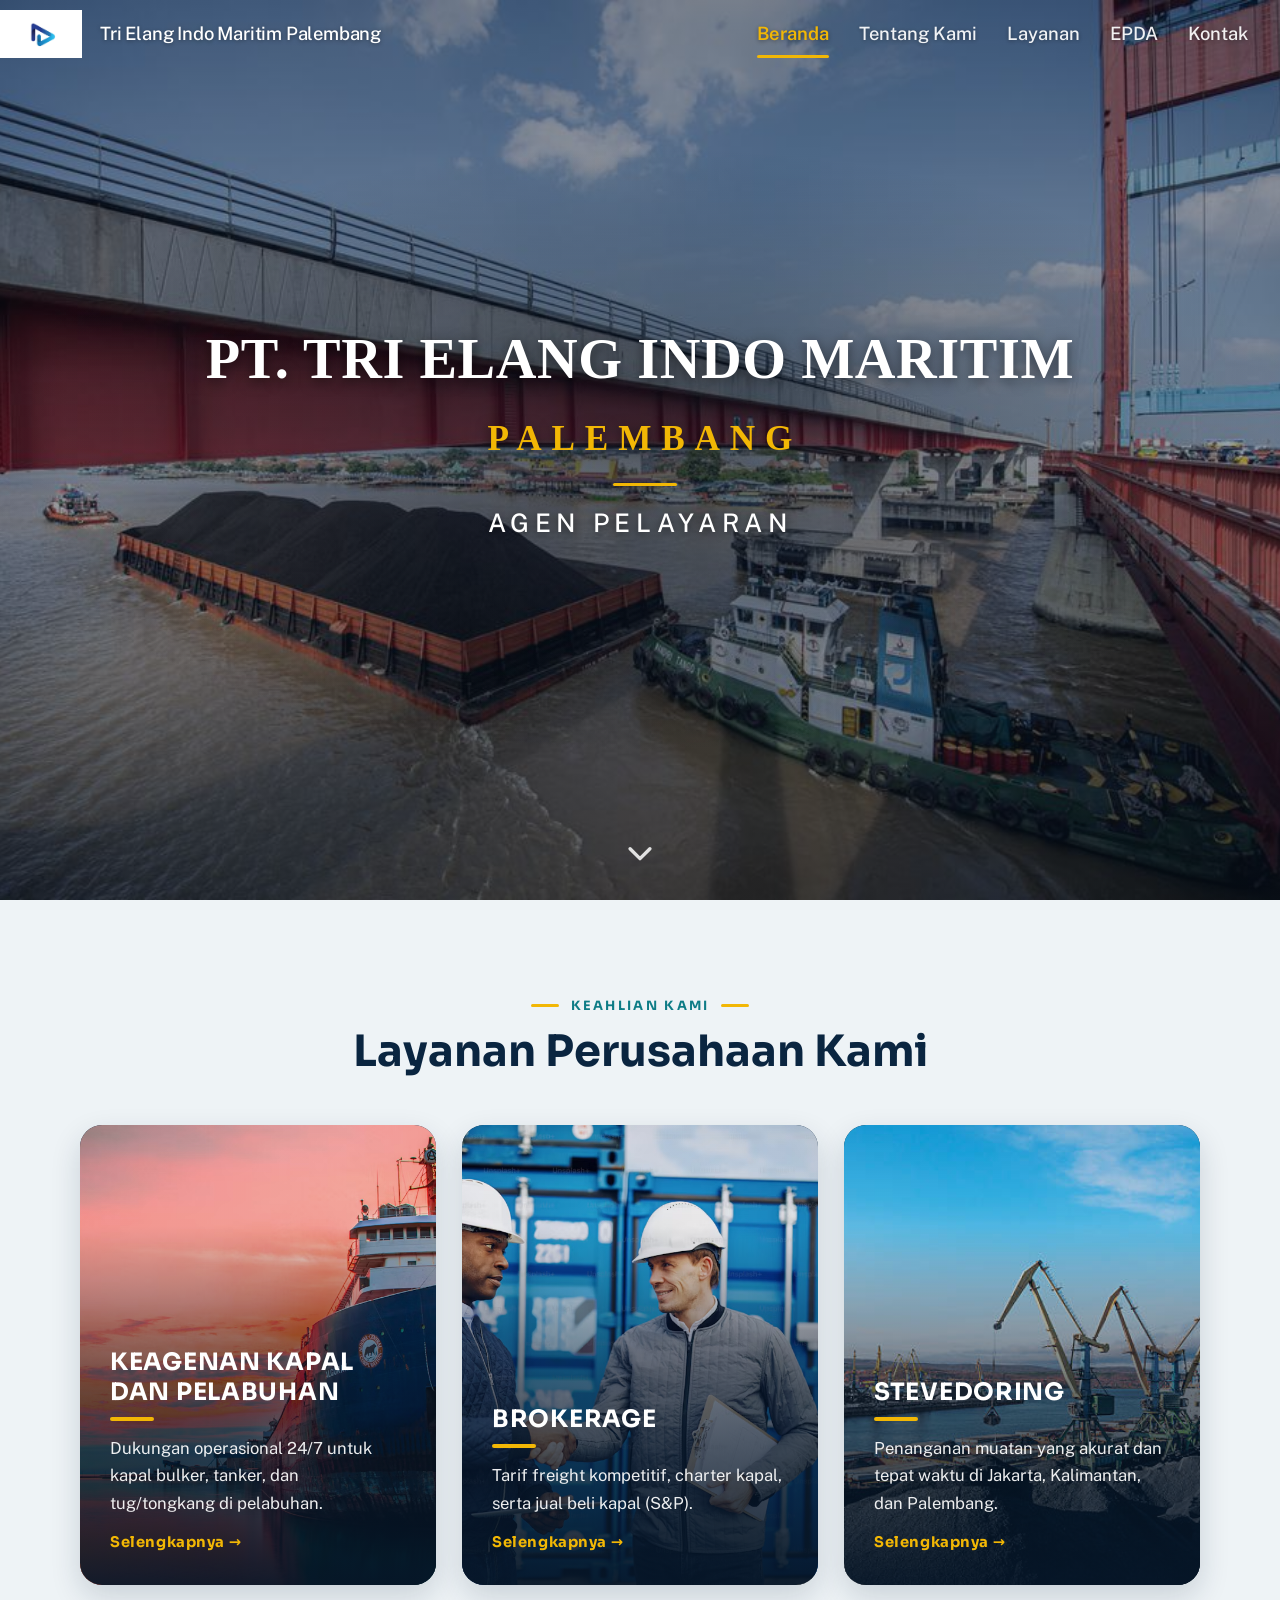
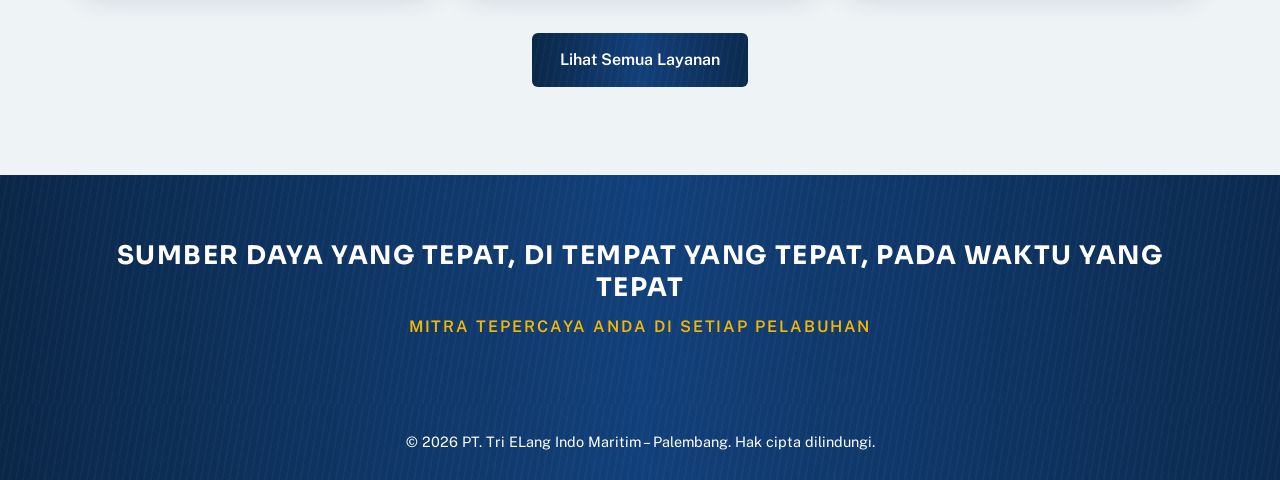
<file: index.html>
<!DOCTYPE html>
<html lang="id">
<head>
<meta charset="UTF-8">
<meta name="viewport" content="width=device-width, initial-scale=1">
<title>Beranda – PT Trielang Indo Maritim Palembang</title>
<meta name="description" content="PT Trielang Indo Maritim, cabang Palembang: keagenan kapal, brokerage, dan stevedoring.">
<link rel="preconnect" href="https://fonts.googleapis.com">
<link rel="preconnect" href="https://fonts.gstatic.com" crossorigin>
<link href="https://fonts.googleapis.com/css2?family=Public+Sans:wght@400;500;600&family=Sora:wght@600;700;800&display=swap" rel="stylesheet">
<link rel="icon" type="image/jpeg" href="images/logo.jpg">
<link rel="shortcut icon" href="images/logo.jpg">
<link rel="stylesheet" href="css/style.css">
</head>
<body>
<div id="app"></div>
<script src="js/config.js"></script>
<script src="js/images.js"></script>
<!-- Satu file per section -->
<script src="js/sections/navbar.js"></script>
<script src="js/sections/hero.js"></script>
<script src="js/sections/highlights.js"></script>
<script src="js/sections/about.js"></script>
<script src="js/sections/services.js"></script>
<script src="js/sections/products.js"></script>
<script src="js/sections/tagline.js"></script>
<script src="js/sections/contact.js"></script>
<script src="js/sections/footer.js"></script>
<script>window.PAGE_SECTIONS = ["navbar","hero","highlights","tagline","footer"];</script>
<script src="js/main.js"></script>
</body>
</html>
</file>
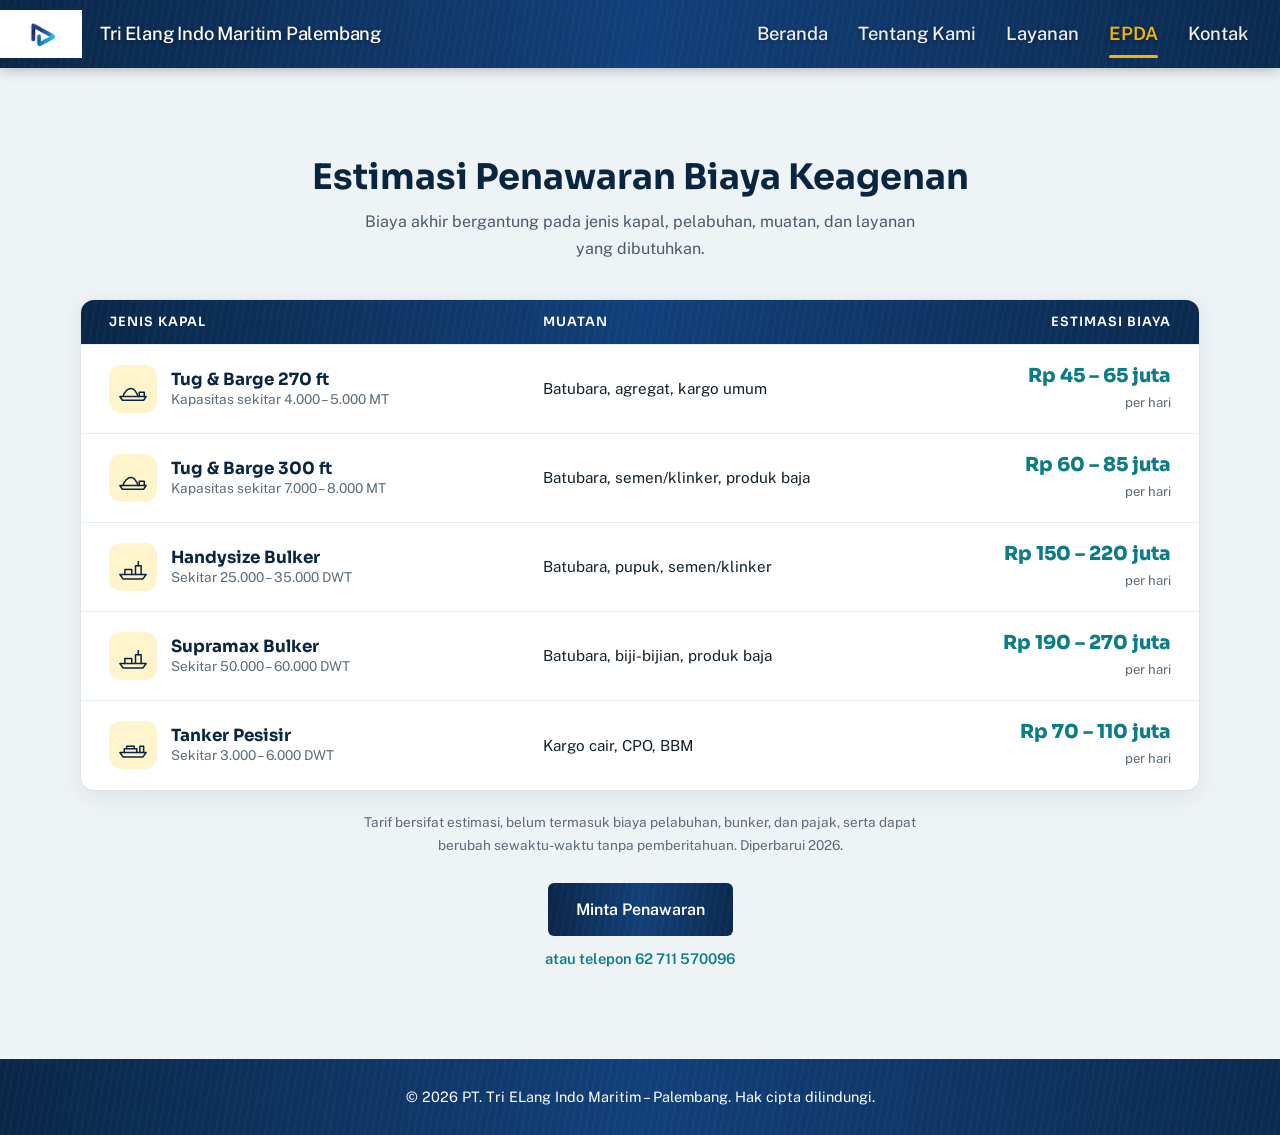
<file: epda.html>
<!DOCTYPE html>
<html lang="id">
<head>
<meta charset="UTF-8">
<meta name="viewport" content="width=device-width, initial-scale=1">
<title>EPDA – PT Trielang Indo Maritim Palembang</title>
<meta name="description" content="PT Trielang Indo Maritim, cabang Palembang: keagenan kapal, brokerage, dan stevedoring.">
<link rel="preconnect" href="https://fonts.googleapis.com">
<link rel="preconnect" href="https://fonts.gstatic.com" crossorigin>
<link href="https://fonts.googleapis.com/css2?family=Public+Sans:wght@400;500;600&family=Sora:wght@600;700;800&display=swap" rel="stylesheet">
<link rel="icon" type="image/jpeg" href="images/logo.jpg">
<link rel="shortcut icon" href="images/logo.jpg">
<link rel="stylesheet" href="css/style.css">
</head>
<body class="subpage">
<div id="app"></div>
<script src="js/config.js"></script>
<script src="js/images.js"></script>
<!-- Satu file per section -->
<script src="js/sections/navbar.js"></script>
<script src="js/sections/hero.js"></script>
<script src="js/sections/highlights.js"></script>
<script src="js/sections/about.js"></script>
<script src="js/sections/services.js"></script>
<script src="js/sections/products.js"></script>
<script src="js/sections/tagline.js"></script>
<script src="js/sections/contact.js"></script>
<script src="js/sections/footer.js"></script>
<script>window.PAGE_SECTIONS = ["navbar","products","footer"];</script>
<script src="js/main.js"></script>
</body>
</html>
</file>
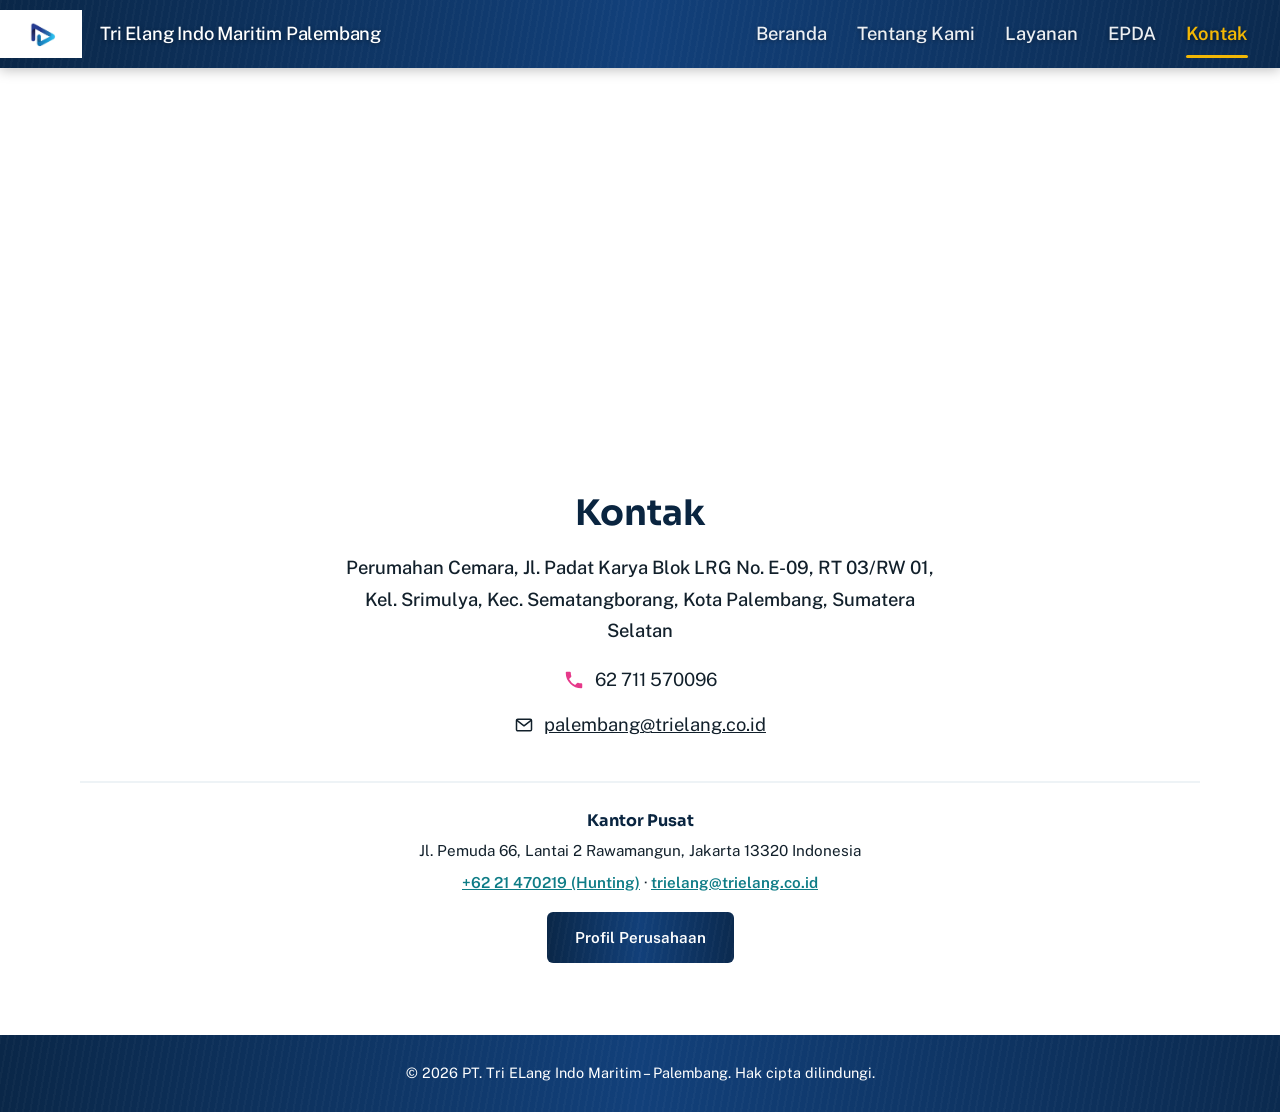
<file: kontak.html>
<!DOCTYPE html>
<html lang="id">
<head>
<meta charset="UTF-8">
<meta name="viewport" content="width=device-width, initial-scale=1">
<title>Kontak – PT Trielang Indo Maritim Palembang</title>
<meta name="description" content="PT Trielang Indo Maritim, cabang Palembang: keagenan kapal, brokerage, dan stevedoring.">
<link rel="preconnect" href="https://fonts.googleapis.com">
<link rel="preconnect" href="https://fonts.gstatic.com" crossorigin>
<link href="https://fonts.googleapis.com/css2?family=Public+Sans:wght@400;500;600&family=Sora:wght@600;700;800&display=swap" rel="stylesheet">
<link rel="icon" type="image/jpeg" href="images/logo.jpg">
<link rel="shortcut icon" href="images/logo.jpg">
<link rel="stylesheet" href="css/style.css">
</head>
<body class="subpage">
<div id="app"></div>
<script src="js/config.js"></script>
<script src="js/images.js"></script>
<!-- Satu file per section -->
<script src="js/sections/navbar.js"></script>
<script src="js/sections/hero.js"></script>
<script src="js/sections/highlights.js"></script>
<script src="js/sections/about.js"></script>
<script src="js/sections/services.js"></script>
<script src="js/sections/products.js"></script>
<script src="js/sections/tagline.js"></script>
<script src="js/sections/contact.js"></script>
<script src="js/sections/footer.js"></script>
<script>window.PAGE_SECTIONS = ["navbar","contact","footer"];</script>
<script src="js/main.js"></script>
</body>
</html>
</file>
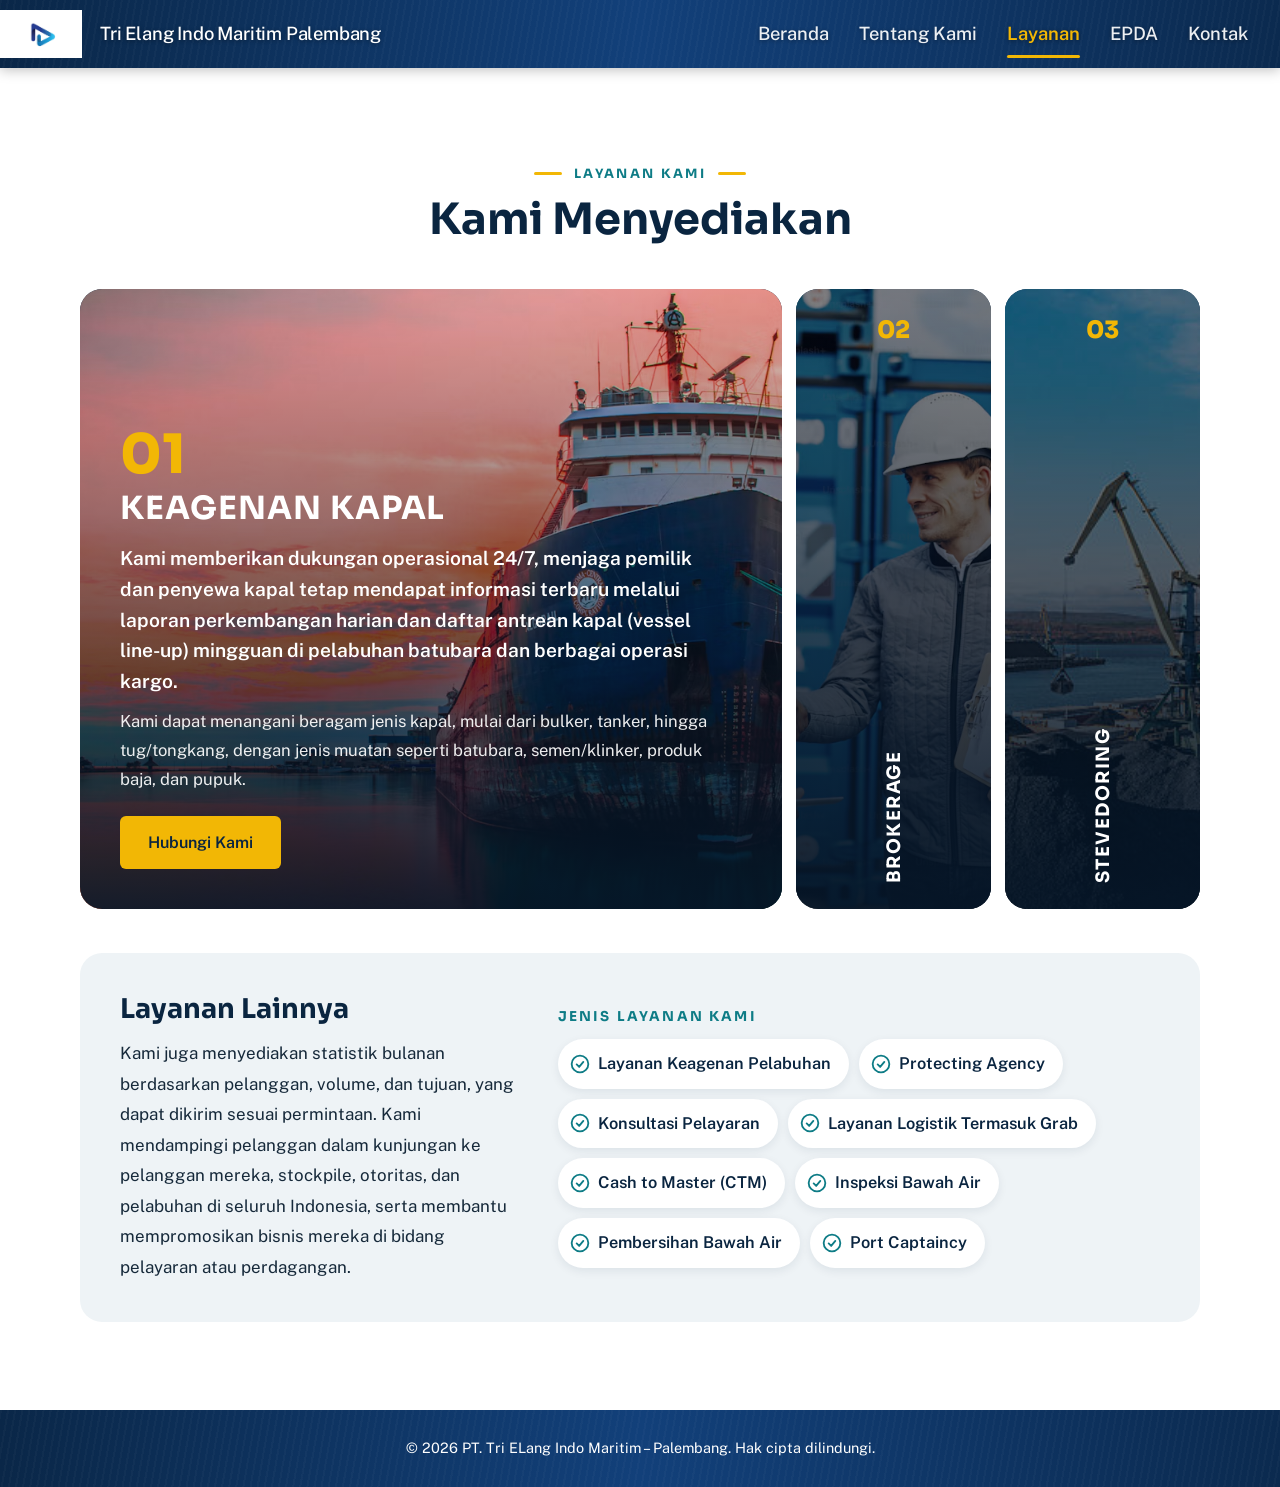
<file: layanan.html>
<!DOCTYPE html>
<html lang="id">
<head>
<meta charset="UTF-8">
<meta name="viewport" content="width=device-width, initial-scale=1">
<title>Layanan – PT Trielang Indo Maritim Palembang</title>
<meta name="description" content="PT Trielang Indo Maritim, cabang Palembang: keagenan kapal, brokerage, dan stevedoring.">
<link rel="preconnect" href="https://fonts.googleapis.com">
<link rel="preconnect" href="https://fonts.gstatic.com" crossorigin>
<link href="https://fonts.googleapis.com/css2?family=Public+Sans:wght@400;500;600&family=Sora:wght@600;700;800&display=swap" rel="stylesheet">
<link rel="icon" type="image/jpeg" href="images/logo.jpg">
<link rel="shortcut icon" href="images/logo.jpg">
<link rel="stylesheet" href="css/style.css">
</head>
<body class="subpage">
<div id="app"></div>
<script src="js/config.js"></script>
<script src="js/images.js"></script>
<!-- Satu file per section -->
<script src="js/sections/navbar.js"></script>
<script src="js/sections/hero.js"></script>
<script src="js/sections/highlights.js"></script>
<script src="js/sections/about.js"></script>
<script src="js/sections/services.js"></script>
<script src="js/sections/products.js"></script>
<script src="js/sections/tagline.js"></script>
<script src="js/sections/contact.js"></script>
<script src="js/sections/footer.js"></script>
<script>window.PAGE_SECTIONS = ["navbar","services","footer"];</script>
<script src="js/main.js"></script>
</body>
</html>
</file>
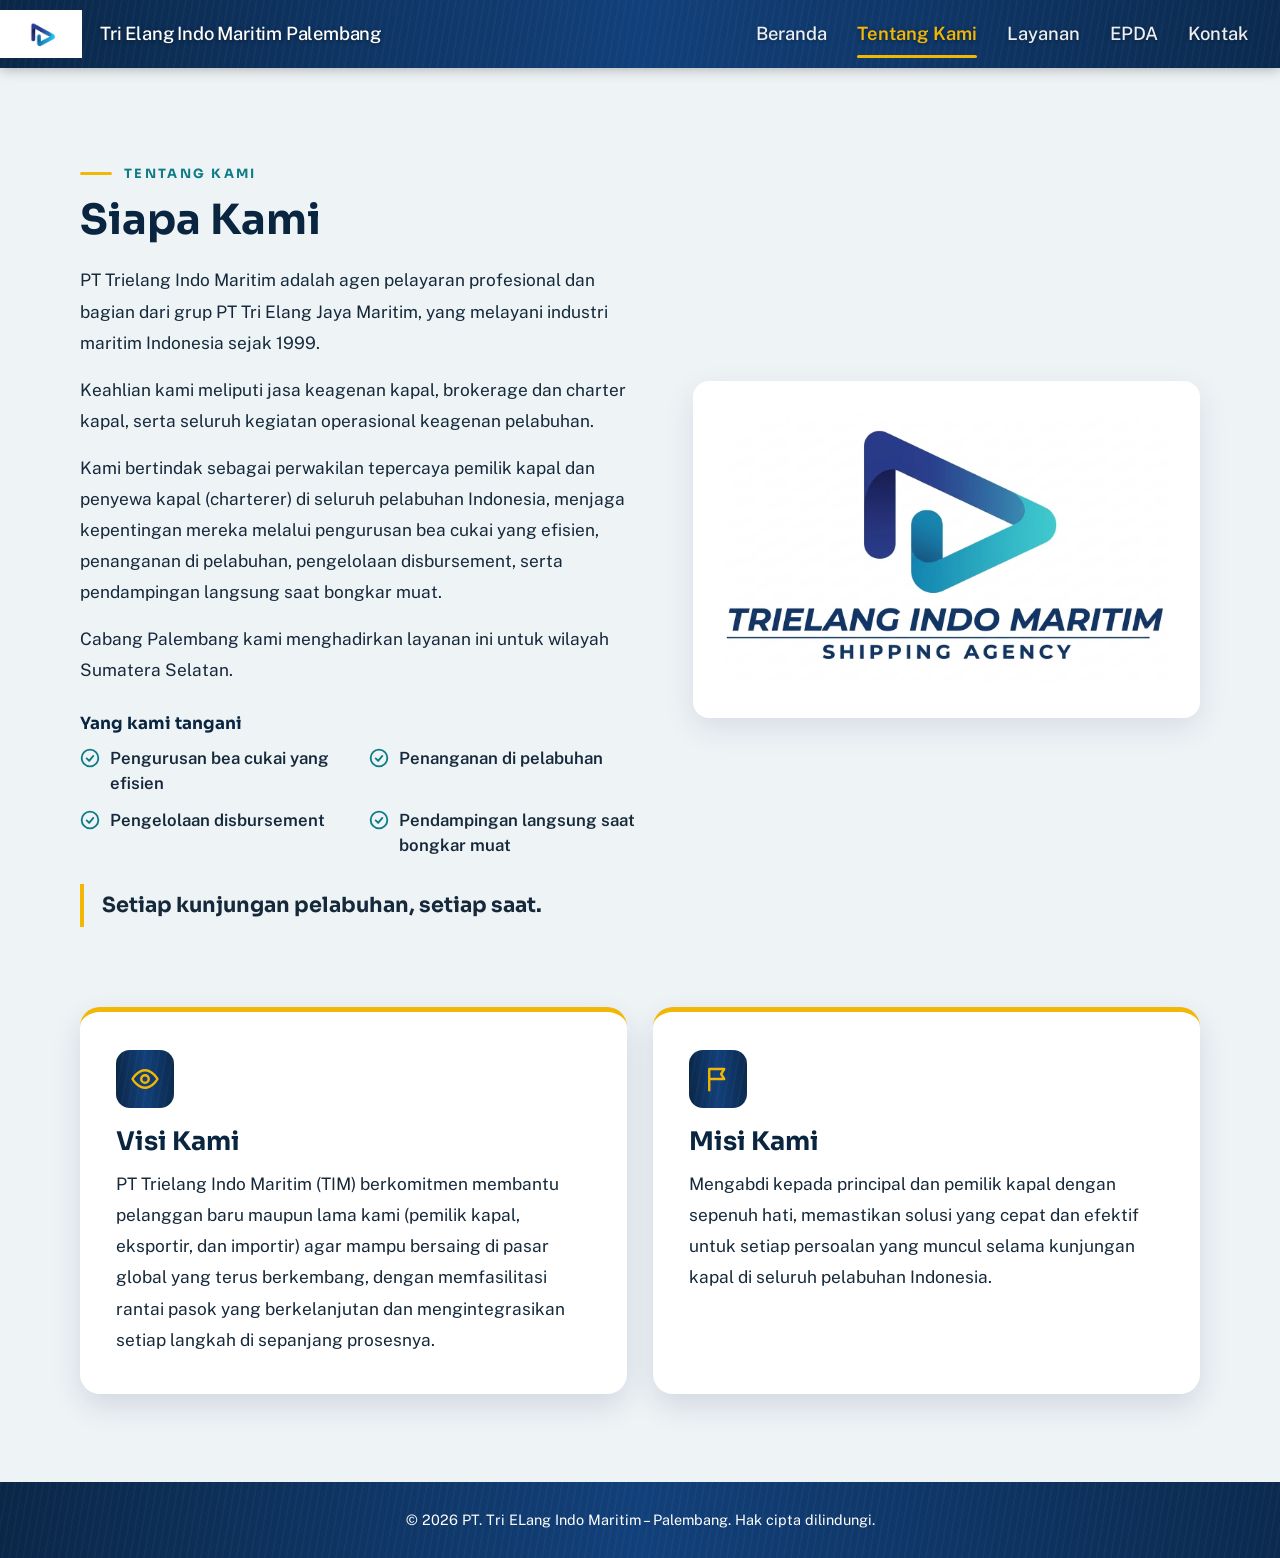
<file: tentang.html>
<!DOCTYPE html>
<html lang="id">
<head>
<meta charset="UTF-8">
<meta name="viewport" content="width=device-width, initial-scale=1">
<title>Tentang Kami – PT Trielang Indo Maritim Palembang</title>
<meta name="description" content="PT Trielang Indo Maritim, cabang Palembang: keagenan kapal, brokerage, dan stevedoring.">
<link rel="preconnect" href="https://fonts.googleapis.com">
<link rel="preconnect" href="https://fonts.gstatic.com" crossorigin>
<link href="https://fonts.googleapis.com/css2?family=Public+Sans:wght@400;500;600&family=Sora:wght@600;700;800&display=swap" rel="stylesheet">
<link rel="icon" type="image/jpeg" href="images/logo.jpg">
<link rel="shortcut icon" href="images/logo.jpg">
<link rel="stylesheet" href="css/style.css">
</head>
<body class="subpage">
<div id="app"></div>
<script src="js/config.js"></script>
<script src="js/images.js"></script>
<!-- Satu file per section -->
<script src="js/sections/navbar.js"></script>
<script src="js/sections/hero.js"></script>
<script src="js/sections/highlights.js"></script>
<script src="js/sections/about.js"></script>
<script src="js/sections/services.js"></script>
<script src="js/sections/products.js"></script>
<script src="js/sections/tagline.js"></script>
<script src="js/sections/contact.js"></script>
<script src="js/sections/footer.js"></script>
<script>window.PAGE_SECTIONS = ["navbar","about","footer"];</script>
<script src="js/main.js"></script>
</body>
</html>
</file>
<file: css/style.css>
/* ===== base ===== */
:root{--navy:#0a2540;--river:#0e7c86;--buoy:#f2b705;--mist:#eef3f6;--ink:#12202b;--white:#fff;
--font-head:'Sora',system-ui,sans-serif;--font-body:'Public Sans',system-ui,sans-serif;
--font-title:Rockwell,'Rockwell Extra Bold','Roboto Slab',Georgia,'Times New Roman',serif;
--blue-grad:
repeating-linear-gradient(100deg,rgba(255,255,255,.025) 0 2px,transparent 2px 7px),
linear-gradient(90deg,#0a2748 0%,#12407a 50%,#0b2a4f 100%)}
*{box-sizing:border-box;margin:0;padding:0}
html{scroll-behavior:smooth;scroll-padding-top:72px}
body{font-family:var(--font-body);color:var(--ink);line-height:1.7;background:var(--white)}
img{max-width:100%;display:block}
a{color:inherit}
.container{width:min(1120px,92%);margin-inline:auto}
.section{padding:88px 0}
h1,h2,h3{font-family:var(--font-head);line-height:1.2;color:var(--navy)}
h2{font-size:clamp(1.6rem,3vw,2.2rem);margin-bottom:32px}
.btn{display:inline-block;padding:13px 28px;border-radius:6px;font-weight:600;text-decoration:none;transition:background .2s,color .2s}
.btn-primary{background:var(--buoy);color:var(--navy)}
.btn-primary:hover{background:#ffd23f}
.btn-dark{background:var(--blue-grad);color:#fff}
.btn-dark:hover{background:var(--river)}
.ph{width:100%;aspect-ratio:4/3;background:linear-gradient(135deg,var(--river),var(--navy));border-radius:8px}
:focus-visible{outline:3px solid var(--buoy);outline-offset:2px}
@media (prefers-reduced-motion:reduce){html{scroll-behavior:auto}*{transition:none!important;animation:none!important}}

/* ===== navbar (transparent over hero, blue gradient after scroll) ===== */
.navbar{position:fixed;top:0;left:0;right:0;z-index:50;color:#fff;background:transparent;transition:background .3s,box-shadow .3s}
.navbar.scrolled{background:var(--blue-grad);box-shadow:0 2px 12px rgba(0,0,0,.25)}
.navbar-in{display:flex;align-items:center;justify-content:space-between;height:68px;padding:0 32px 0 0}
.brand{display:flex;align-items:center;gap:18px;text-decoration:none}
.brand-logo{height:48px;width:82px;object-fit:contain;background:#fff;padding:4px 10px}
.brand-url{font-size:1.15rem;font-weight:500;letter-spacing:-.01em;text-shadow:0 1px 4px rgba(0,0,0,.4)}
.nav-links{display:flex;gap:30px}
.nav-links a{text-decoration:none;font-size:1.15rem;font-weight:500;opacity:.92;text-shadow:0 1px 4px rgba(0,0,0,.4)}
.nav-links a:hover{color:var(--buoy);opacity:1}
.nav-links a.active{font-weight:700;opacity:1}
.nav-toggle{display:none;background:none;border:0;color:#fff;font-size:1.7rem;cursor:pointer}
@media (max-width:820px){
.navbar-in{padding-right:4%}
.brand-url{font-size:.95rem}
.nav-toggle{display:block}
.nav-links{display:none;position:absolute;top:68px;left:0;right:0;flex-direction:column;gap:0;background:#0c2c52;padding:8px 4%}
.nav-links.open{display:flex}
.nav-links a{padding:14px 0;border-top:1px solid rgba(255,255,255,.12)}}

/* ===== hero ===== */
.hero{position:relative;min-height:100vh;min-height:100svh;display:flex;align-items:center;justify-content:center;color:#fff;text-align:center;
background:#0d2a40 center/cover no-repeat}
.hero-overlay{position:absolute;inset:0;background:radial-gradient(ellipse 70% 45% at 50% 50%,rgba(8,18,32,.5),transparent 75%),linear-gradient(180deg,rgba(10,20,35,.5) 0%,rgba(10,20,35,.35) 50%,rgba(10,20,35,.55) 100%)}
.hero-content{position:relative;z-index:1;width:min(1280px,94%);margin-top:-4vh}
.hero h1{font-family:var(--font-title);font-weight:800;color:#fff;font-size:clamp(1.5rem,4.4vw,3.6rem);letter-spacing:.01em;line-height:1.18;margin:0 auto 16px;text-wrap:balance;text-shadow:0 3px 14px rgba(0,0,0,.55)}
.hero-branch{display:inline-block;font-family:var(--font-title);font-weight:800;font-size:clamp(1.15rem,3vw,2.2rem);letter-spacing:.28em;padding-left:.28em;color:var(--buoy);margin-bottom:22px;text-shadow:0 3px 14px rgba(0,0,0,.6)}
.hero-branch::after{content:"";display:block;width:64px;height:3px;margin:14px auto 0;background:var(--buoy);border-radius:2px}
.hero-sub{font:500 clamp(1rem,2.2vw,1.6rem) var(--font-body);letter-spacing:.22em;text-transform:uppercase;color:#fff;text-shadow:0 2px 10px rgba(0,0,0,.6)}
.hero-down{position:absolute;left:50%;bottom:22px;transform:translateX(-50%);z-index:1;color:#fff;opacity:.85;text-decoration:none;animation:bob 2s ease-in-out infinite}
.hero-down:hover{opacity:1;color:var(--buoy)}
@keyframes bob{0%,100%{transform:translate(-50%,0)}50%{transform:translate(-50%,7px)}}

/* ===== highlights ===== */
.highlights{text-align:center}
.hl-grid{display:grid;grid-template-columns:repeat(auto-fit,minmax(260px,1fr));gap:24px}
.hl-card{text-decoration:none;border-radius:10px;overflow:hidden;background:var(--blue-grad);transition:transform .2s}
.hl-card:hover{transform:translateY(-4px)}
.hl-card img,.hl-card .ph{aspect-ratio:4/3;object-fit:cover;border-radius:0;width:100%}
.hl-card h3{color:#fff;font-size:1.05rem;padding:18px 14px;text-transform:uppercase;letter-spacing:.04em}
.hl-more{margin-top:36px}

/* ===== about ===== */
.about{background:var(--mist)}
.about-grid{display:grid;grid-template-columns:1.1fr 1fr;gap:56px;align-items:center}
.about p{margin-bottom:16px;max-width:62ch}
.about-quote{font:700 1.2rem var(--font-head);color:var(--river);margin-top:8px}
.about-media img{width:100%;aspect-ratio:4/3;object-fit:cover;border-radius:10px}
@media (max-width:820px){.about-grid{grid-template-columns:1fr;gap:32px}}

/* ===== services ===== */
.svc-row{display:grid;grid-template-columns:1fr 1.2fr;gap:44px;align-items:center;margin-bottom:56px}
.svc-row.rev{grid-template-columns:1.2fr 1fr}
.svc-row.rev .svc-media{order:2}
.svc-media img{width:100%;aspect-ratio:4/3;object-fit:cover;border-radius:10px}
.svc-row h3{font-size:1.4rem;margin-bottom:12px;text-transform:uppercase;letter-spacing:.03em}
.other{background:var(--mist);border-radius:10px;padding:36px}
.other h3{margin-bottom:10px}
.other p{max-width:70ch;margin-bottom:22px}
.other h4{font:700 1rem var(--font-head);color:var(--navy);margin-bottom:12px}
.chips{display:flex;flex-wrap:wrap;gap:10px;list-style:none}
.chips li{background:#fff;border-left:4px solid var(--buoy);padding:8px 16px;border-radius:4px;font-weight:500}
@media (max-width:820px){.svc-row,.svc-row.rev{grid-template-columns:1fr;gap:20px}.svc-row.rev .svc-media{order:0}}


/* ===== products (tabel harga sederhana) ===== */
.products{background:var(--mist)}
.pt-head{text-align:center;margin-bottom:36px}
.pt-head h2{margin-bottom:10px}
.pt-head p{max-width:58ch;margin:0 auto;color:#4a5b68}
.pt-table{background:#fff;border-radius:14px;overflow:hidden;box-shadow:0 6px 24px rgba(10,37,64,.08);border:1px solid #dde6ec}
.pt-row{display:grid;grid-template-columns:1.5fr 1.2fr 1fr;gap:20px;align-items:center;padding:18px 28px;border-top:1px solid #e8eff3}
.pt-row:first-child{border-top:0}
.pt-row:not(.pt-thead):hover{background:#f6fafc}
.pt-thead{background:var(--blue-grad);color:#fff;font:600 .8rem var(--font-head);text-transform:uppercase;letter-spacing:.08em;padding-top:14px;padding-bottom:14px}
.pt-thead div:last-child{text-align:right}
.pt-vessel{display:flex;align-items:center;gap:14px}
.pt-ico{flex:none;display:grid;place-items:center;width:48px;height:48px;border-radius:12px;background:#fff4cc;color:var(--navy)}
.pt-vessel strong{display:block;font:700 1.05rem var(--font-head);color:var(--navy)}
.pt-vessel small{display:block;font-size:.85rem;color:#5b6b78;line-height:1.4}
.pt-cargo{font-size:.95rem;color:var(--ink)}
.pt-price{text-align:right}
.pt-price strong{display:block;font:800 1.2rem var(--font-head);color:var(--river);white-space:nowrap}
.pt-price small{font-size:.82rem;color:#5b6b78}
.pt-note{text-align:center;font-size:.85rem;color:#5b6b78;max-width:70ch;margin:20px auto 26px}
.pt-cta{display:flex;flex-direction:column;align-items:center;gap:10px}
.pt-link{font-size:.92rem;color:var(--river);font-weight:600;text-decoration:none}
.pt-link:hover{text-decoration:underline}
@media (max-width:820px){
.pt-thead{display:none}
.pt-row{grid-template-columns:1fr;gap:12px;padding:20px}
.pt-cargo::before,.pt-price::before{content:attr(data-label);display:block;font-size:.7rem;text-transform:uppercase;letter-spacing:.1em;color:#7a8a96;margin-bottom:2px}
.pt-price{text-align:left}
}

/* ===== tagline ===== */
.tagline{background:var(--blue-grad);color:#fff;text-align:center;padding:64px 0}
.tagline .t1{font:700 clamp(1.1rem,2.6vw,1.6rem) var(--font-head);text-transform:uppercase;letter-spacing:.06em;margin-bottom:10px}
.tagline .t2{color:var(--buoy);font-weight:600;letter-spacing:.12em;text-transform:uppercase}

/* ===== contact ===== */
.contact{padding-bottom:72px}
.map-wrap{display:block;width:100%;height:380px;cursor:pointer}
.map-wrap iframe{width:100%;height:100%;border:0;pointer-events:none}
.contact-in{text-align:center;padding-top:44px}
.contact-in h2{margin-bottom:18px}
.addr{font-weight:500;font-size:1.15rem;max-width:56ch;margin:0 auto 14px}
.addr a{text-decoration:none;color:var(--ink)}
.addr a:hover{color:var(--river);text-decoration:underline}
.status{font-weight:600;margin-bottom:6px}
.status.is-open{color:#1b8a4b}
.status.is-closed{color:#b3261e}
.contact-list{list-style:none;margin-top:18px;display:grid;gap:14px;justify-items:center}
.contact-list li{display:flex;align-items:center;gap:10px;font-size:1.15rem}
.contact-list a{color:var(--ink);text-decoration:none}
.contact-list li:last-child a{text-decoration:underline}
.contact-list a:hover{color:var(--river);text-decoration:underline}
.ico-phone{color:#e6398a}
.ico-mail{color:var(--ink)}
.ho{margin-top:40px;padding-top:28px;border-top:2px solid var(--mist);font-size:.95rem}
.ho h3{font-size:1rem;margin-bottom:8px}
.ho p{margin-bottom:6px}
.ho a:not(.btn){color:var(--river);font-weight:600}
.ho .btn{margin-top:10px}

/* ===== footer (blue gradient) ===== */
.footer{background:var(--blue-grad);color:#fff;padding:26px 0;text-align:center;font-size:.9rem}
.footer .container,.footer p,.footer div{display:block;width:100%;margin-inline:auto;text-align:center;justify-content:center}

/* ===== halaman terpisah (subpage): navbar langsung biru, tanpa hero ===== */
.subpage .navbar{background:var(--blue-grad);box-shadow:0 2px 12px rgba(0,0,0,.25)}
.subpage #app{min-height:100vh;display:flex;flex-direction:column}
.subpage #app>section:first-of-type{margin-top:68px}
.subpage #app>.footer{margin-top:auto}

/* ===== menu aktif (section/halaman yang sedang dipilih) ===== */
.nav-links a{position:relative}
.nav-links a.active{color:var(--buoy);font-weight:700;opacity:1}
.nav-links a.active::after{content:"";position:absolute;left:0;right:0;bottom:-8px;height:3px;border-radius:2px;background:var(--buoy)}
@media (max-width:820px){.nav-links a.active::after{display:none}}
</file>
